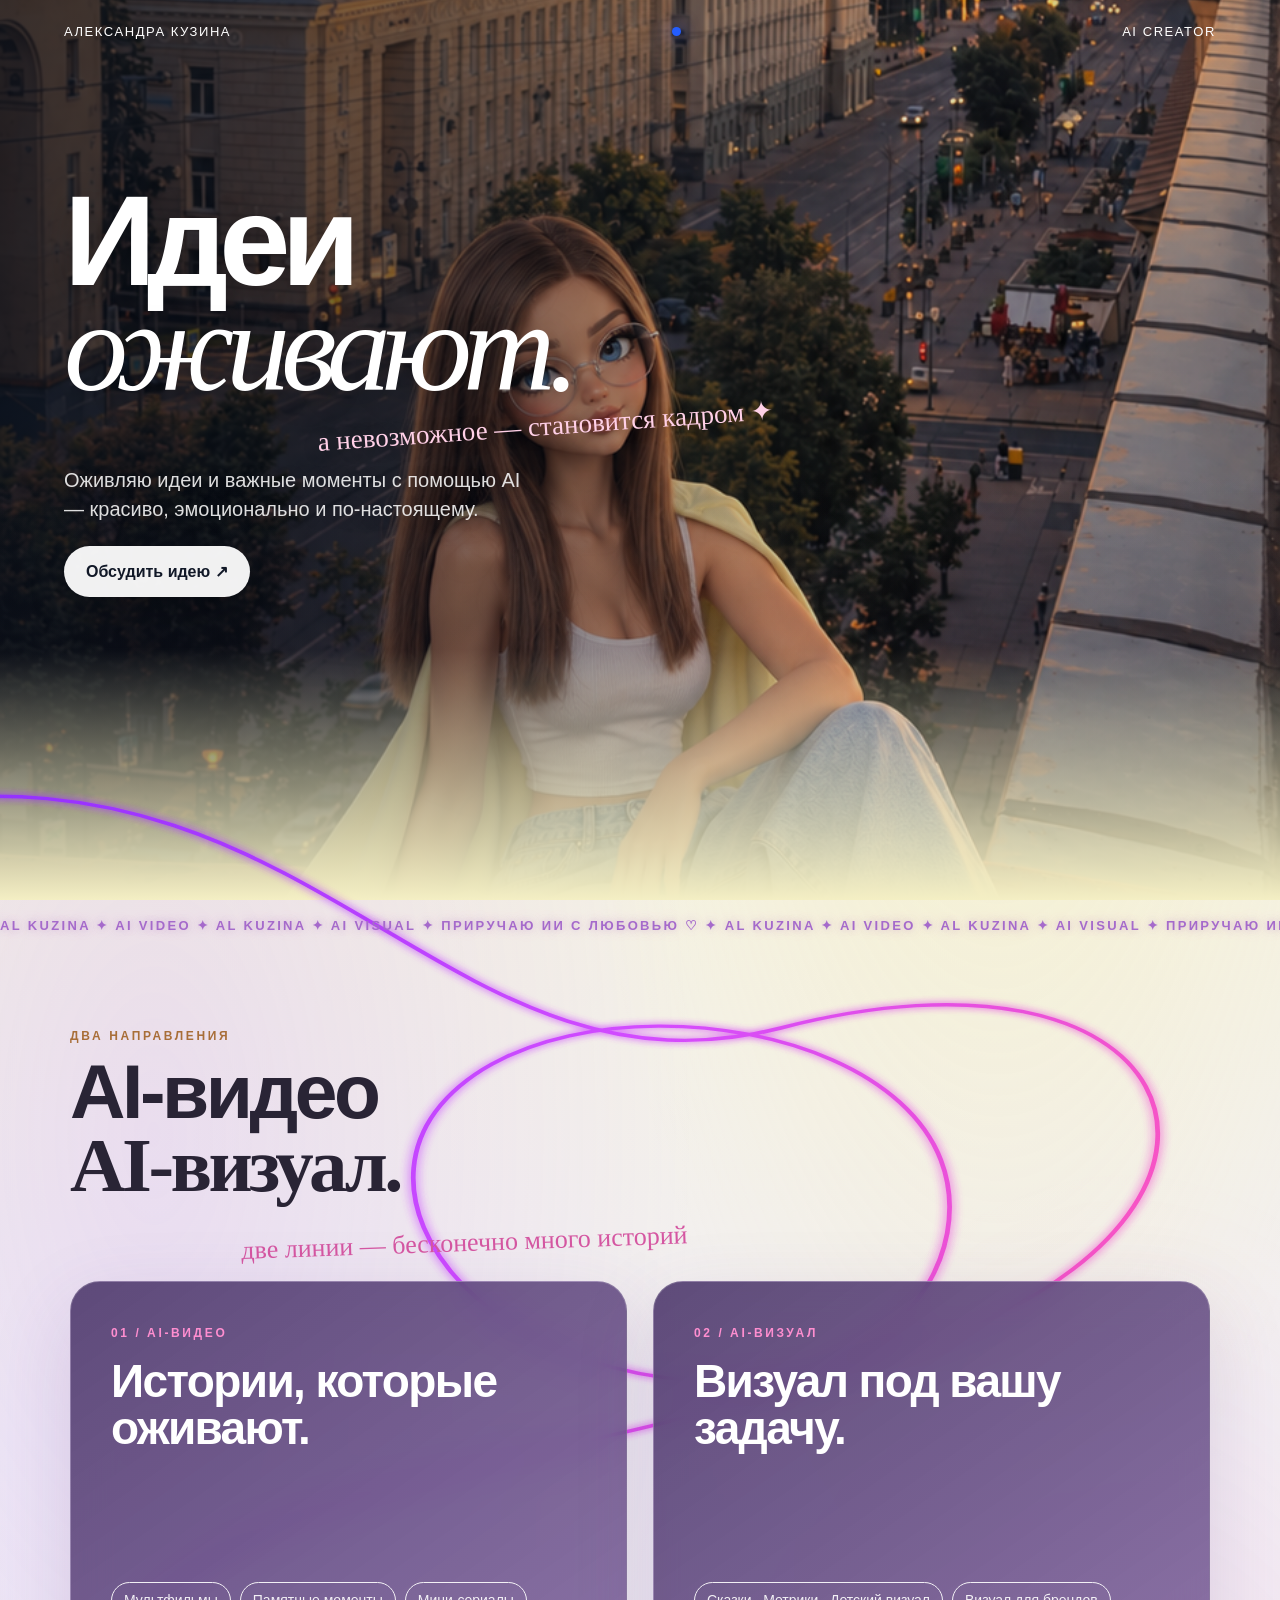
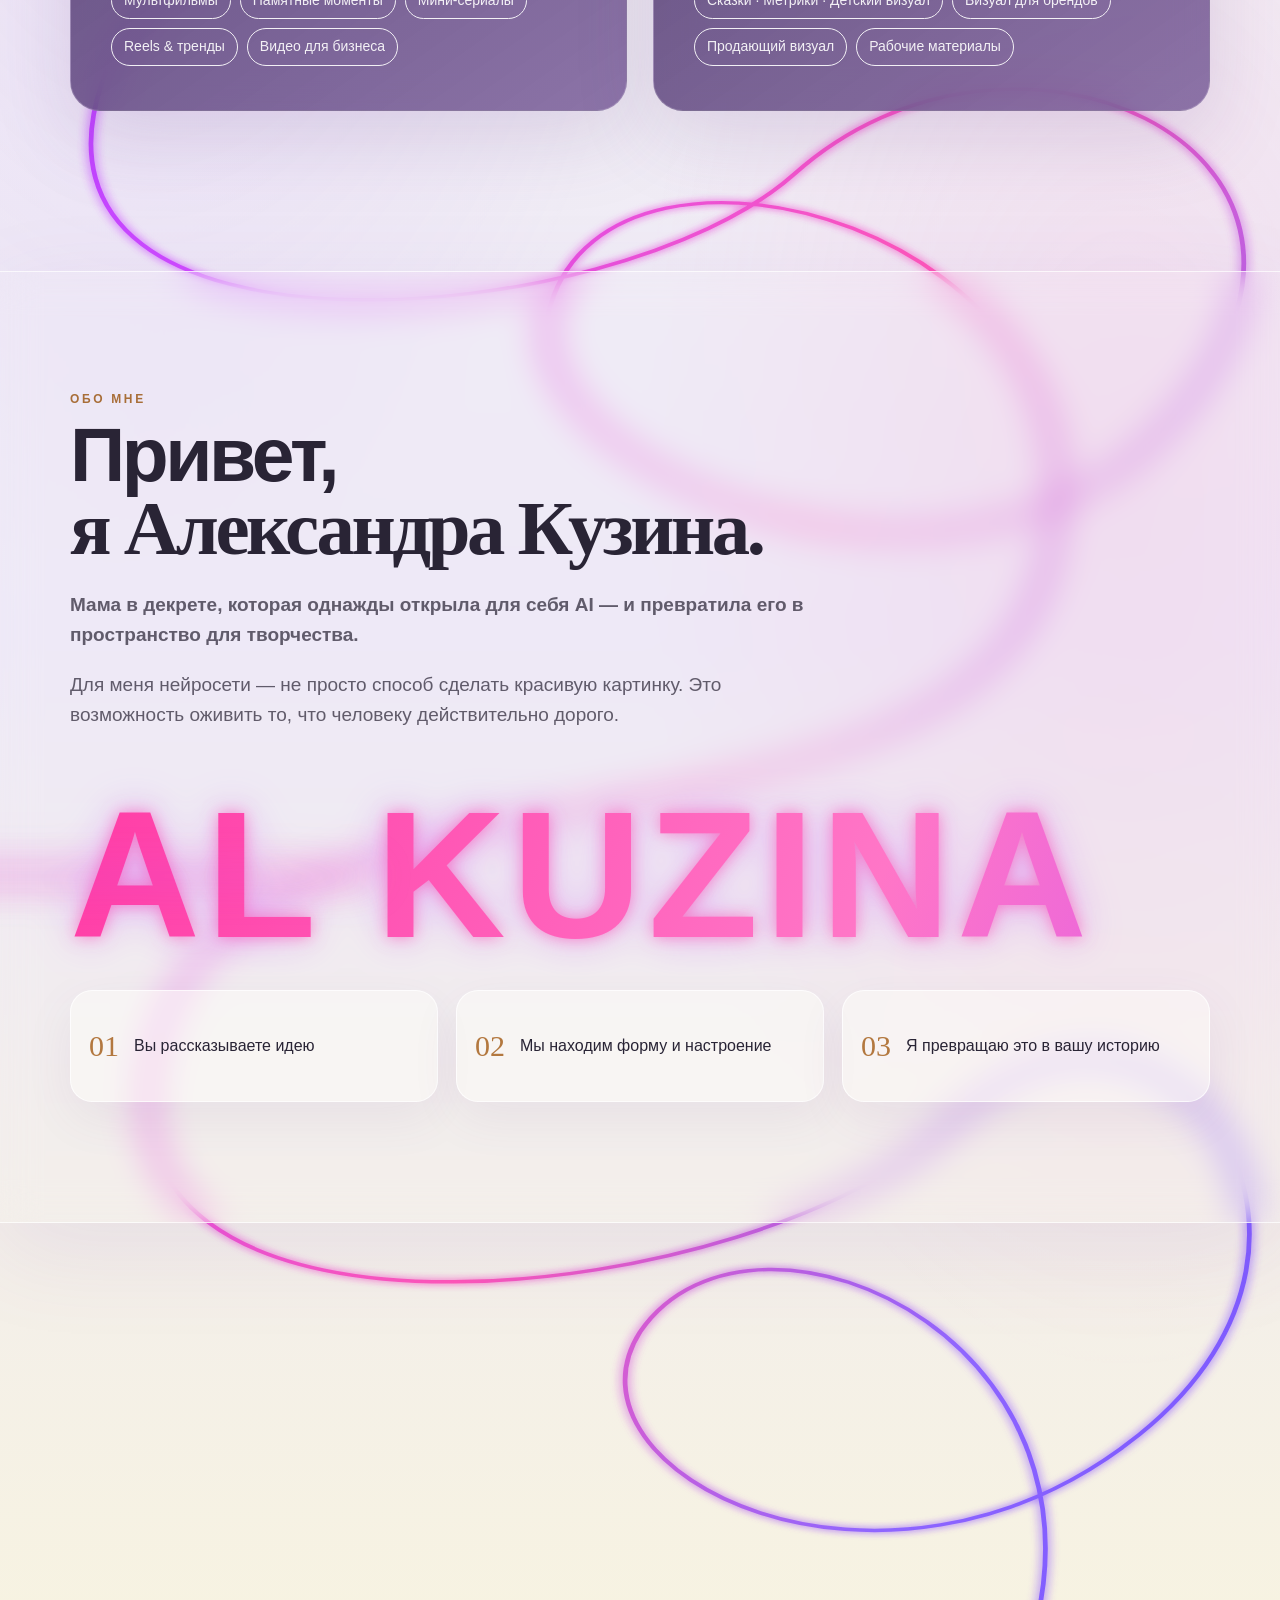
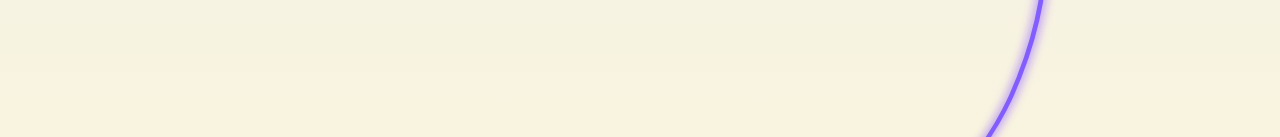
<file: index.html>
<!doctype html><html lang="ru"><head><meta charset="utf-8"><meta name="viewport" content="width=device-width,initial-scale=1,viewport-fit=cover"><title>Александра Кузина — AI creator</title><style>
*{box-sizing:border-box} html{scroll-behavior:smooth} body{margin:0;background:#f6f7fb;color:#0d1423;font-family:-apple-system,BlinkMacSystemFont,"Segoe UI",sans-serif;overflow-x:hidden} .serif{font-family:Georgia,"Times New Roman",serif} .hand{font-family:"Bradley Hand","Segoe Print","Comic Sans MS",cursive;font-weight:500} .wrap{width:min(100%,900px);margin:auto;position:relative} .hero{min-height:100svh;padding:24px 20px 42px;position:relative;overflow:hidden;background:radial-gradient(circle at 80% 20%,#ffd5ed 0,transparent 26%),radial-gradient(circle at 15% 60%,#d9e5ff 0,transparent 28%),linear-gradient(180deg,#fbfbff,#f3f6fb)} .top{display:flex;justify-content:space-between;align-items:center;font-size:13px;letter-spacing:.12em;text-transform:uppercase} .dot{width:9px;height:9px;background:#245dff;border-radius:50%;box-shadow:0 0 18px #245dff} h1{font-size:clamp(58px,18vw,110px);line-height:.82;margin:92px 0 10px;letter-spacing:-.07em;font-weight:760} h1 em{font-family:Georgia,serif;font-weight:400} .scribble{font-size:27px;transform:rotate(-4deg);display:inline-block;color:#e94e9b;margin-left:22%;position:relative;z-index:4} .lead{font-size:18px;line-height:1.45;max-width:390px;margin:24px 0 22px;color:#424a5a} .cta{display:inline-flex;background:#111827;color:#fff;padding:16px 22px;border-radius:999px;text-decoration:none;font-weight:650;box-shadow:0 12px 30px #1720332e} .orb{position:absolute;border:1px solid #ffffffaa;background:#ffffff55;backdrop-filter:blur(18px);box-shadow:0 20px 70px #5662ff25,inset 0 0 25px #fff;border-radius:50%} .o1{width:210px;height:210px;right:-80px;top:300px} .o2{width:110px;height:110px;left:-50px;top:520px} .avatar{position:absolute;right:2%;bottom:0;width:28%;height:72vh;z-index:3;filter:drop-shadow(0 30px 35px #29365c33);animation:none;overflow:hidden;border-radius:34px;background:#fff} .avatar img{width:760%;height:100%;max-width:none;object-fit:cover;object-position:left top;transform:translateX(-3.2%);border-radius:0;animation:girlGroove 3.2s ease-in-out infinite;transform-origin:8% 80%} @keyframes alive{0%,100%{filter:brightness(1) saturate(1)}50%{filter:brightness(1.03) saturate(1.03)}} @keyframes float{50%{transform:translateY(-14px) rotate(1deg)}} .holo{position:absolute;right:32%;bottom:34%;padding:10px 14px;border:1px solid #fff9;background:#ffffff5c;backdrop-filter:blur(14px);border-radius:16px;font-size:12px;box-shadow:0 0 30px #5f7cff33;animation:drift 5s ease-in-out infinite} @keyframes drift{50%{transform:translate(10px,-12px)}}
.marquee{overflow:hidden;background:#111827;color:#fff;padding:13px 0;white-space:nowrap;font-size:13px;letter-spacing:.14em} .marquee span{display:inline-block;animation:mar 16s linear infinite} @keyframes mar{to{transform:translateX(-50%)}}
.section{padding:88px 20px;position:relative} .eyebrow{color:#245dff;text-transform:uppercase;letter-spacing:.22em;font-size:12px;font-weight:800} h2{font-size:48px;line-height:.95;letter-spacing:-.045em;margin:12px 0 24px} .scriptline{font-size:26px;color:#e94e9b;transform:rotate(-2deg);margin:-8px 0 32px 15%} .showcase{display:grid;grid-template-columns:1.05fr .95fr;gap:10px;align-items:start} .tile{position:relative;overflow:hidden;border-radius:30px;background:#111827;box-shadow:0 18px 45px #18213a1c} .tile img{width:100%;display:block;aspect-ratio:9/14;object-fit:cover} .tile.small{margin-top:72px} .tile .cap{position:absolute;left:12px;bottom:12px;right:12px;background:#ffffffc7;backdrop-filter:blur(12px);padding:11px 12px;border-radius:16px;font-size:12px} .glass{margin-top:34px;padding:28px 22px;border-radius:30px;background:linear-gradient(135deg,#ffffffd6,#eef2ff99);border:1px solid #fff;box-shadow:0 20px 60px #293f8a18;position:relative;overflow:hidden} .glass:after{content:"";position:absolute;width:160px;height:160px;background:#ff75bd44;filter:blur(45px);right:-50px;top:-50px;border-radius:50%} .glass p{font-size:20px;line-height:1.45;margin:0;position:relative;z-index:2} .magic{background:#0b1020;color:#fff;overflow:hidden} .magic h2{font-size:54px} .ring{width:270px;height:270px;border:1px solid #7890ff80;border-radius:50%;position:absolute;right:-110px;top:80px;box-shadow:0 0 70px #3e5eff55,inset 0 0 50px #e34fa82b;animation:spin 14s linear infinite} .ring:before,.ring:after{content:"";position:absolute;border:1px solid #ff7bc680;border-radius:50%;inset:24px} .ring:after{inset:62px;border-color:#fff5} @keyframes spin{to{transform:rotate(360deg)}} .quote{font-size:32px;line-height:1.08;margin:50px 0 8px;max-width:500px} .quote .hand{color:#ff86c6;font-size:38px} .film{display:flex;gap:12px;overflow-x:auto;padding:10px 20px 30px;margin:30px -20px 0;scroll-snap-type:x mandatory} .film::-webkit-scrollbar{display:none} .frame{min-width:72%;scroll-snap-align:center;border-radius:28px;overflow:hidden;position:relative;border:1px solid #ffffff26} .frame img{width:100%;aspect-ratio:9/14;object-fit:cover;display:block} .frame b{position:absolute;left:16px;bottom:16px;background:#0b1020c7;backdrop-filter:blur(8px);padding:9px 12px;border-radius:999px;font-size:12px} .about{background:#fff} .about p{font-size:19px;line-height:1.6;color:#444b5a} .bigword{font-size:19vw;line-height:.7;letter-spacing:-.08em;color:#e9edff;font-weight:800;white-space:nowrap;margin:40px -10px 25px} .steps{display:grid;gap:12px} .step{padding:18px;border-radius:22px;border:1px solid #e7e9f2;background:#fafbff;display:flex;gap:15px;align-items:center} .num{font-family:Georgia,serif;font-size:30px;color:#245dff} footer{padding:90px 20px 120px;background:linear-gradient(160deg,#f5dff0,#e8efff 55%,#fff);text-align:center} footer h2{font-size:54px} footer .hand{font-size:30px;color:#e94e9b} .contact{display:flex;justify-content:center;gap:10px;flex-wrap:wrap;margin-top:30px} .contact a{text-decoration:none;color:#fff;background:#111827;padding:14px 18px;border-radius:999px;font-weight:650} .ghost{position:fixed;right:-16px;top:58%;width:76px;height:76px;border-radius:50%;z-index:20;background:linear-gradient(145deg,#ffacd5,#b9c8ff);box-shadow:0 10px 35px #7c64c944;border:1px solid #fff8;display:grid;place-items:center;font-size:29px;animation:bob 3s ease-in-out infinite} @keyframes bob{50%{transform:translateY(-10px)}} @media(min-width:700px){.avatar{width:25%;height:76vh} h1{margin-top:130px} .section{padding-left:50px;padding-right:50px}}
@media(max-width:699px){.hero{padding-bottom:470px}.avatar{right:50%;transform:translateX(50%);bottom:0;width:46%;height:430px;border-radius:30px}.avatar img{width:650%;height:100%;max-width:none;object-fit:cover;object-position:left top;transform:translateX(-1%)}.lead{max-width:34ch}} 
.directions{display:grid;grid-template-columns:1fr;gap:18px;margin-top:28px}
.direction{border-radius:30px;padding:30px 26px;overflow:visible}
.direction h3{font-size:clamp(34px,8vw,54px);line-height:1.02;letter-spacing:-.035em;margin:18px 0;overflow-wrap:normal;word-break:normal;hyphens:none}
.direction p{font-size:18px;line-height:1.55;margin:0 0 22px}
.video-dir{background:linear-gradient(145deg,#171827,#2b1d36);color:#fff}.video-dir p{color:#ddd6e5}
.visual-dir{background:linear-gradient(145deg,#f8d7ec,#d8c7ff);color:#161622}.visual-dir p{color:#4f4757}
.tags{display:flex;flex-wrap:wrap;gap:9px}.tags span{padding:9px 12px;border-radius:999px;font-size:14px;line-height:1.25;border:1px solid currentColor;opacity:.9}
@media(min-width:700px){.directions{grid-template-columns:1fr 1fr}.direction{padding:34px}.direction h3{font-size:46px}}
@media(max-width:699px){.avatar{right:50%;transform:translateX(50%);bottom:0;width:54%;height:430px;background:#fff}.avatar img{width:760%;height:100%;max-width:none;object-fit:cover;object-position:left top;transform:translateX(-3.2%)}.section{padding-left:20px;padding-right:20px}.direction{width:100%;min-width:0}.direction h3{font-size:38px}.direction p{font-size:17px}}


@media(max-width:699px){}

/* premium depth */
body{background:
radial-gradient(circle at 12% 18%,rgba(216,226,255,.72) 0,transparent 28%),
radial-gradient(circle at 88% 42%,rgba(255,213,237,.58) 0,transparent 26%),
radial-gradient(circle at 38% 78%,rgba(226,215,255,.55) 0,transparent 30%),
linear-gradient(180deg,#f9f8fc 0%,#f2f4fb 48%,#faf6fb 100%);
background-attachment:fixed}
.section{background:transparent}
.about{background:linear-gradient(135deg,rgba(255,255,255,.76),rgba(245,240,255,.64));backdrop-filter:blur(12px);border-top:1px solid rgba(255,255,255,.75);border-bottom:1px solid rgba(255,255,255,.75)}
.step{background:rgba(255,255,255,.62);backdrop-filter:blur(14px);border:1px solid rgba(255,255,255,.9);box-shadow:0 16px 45px rgba(58,63,110,.08)}
.bigword{width:max-content;margin:56px auto 44px;font-size:clamp(92px,16vw,180px);line-height:.78;letter-spacing:-.09em;
background:linear-gradient(110deg,#ff5fb2 5%,#8d7cff 42%,#65c8ff 68%,#ff78bd 96%);
background-size:240% 240%;-webkit-background-clip:text;background-clip:text;color:transparent;
filter:drop-shadow(0 0 16px rgba(139,119,255,.22)) drop-shadow(0 0 34px rgba(255,95,178,.18));
animation:aiBreath 3.8s ease-in-out infinite,aiShimmer 7s ease-in-out infinite;transform-origin:center}
@keyframes aiBreath{0%,100%{transform:scale(1);filter:drop-shadow(0 0 14px rgba(139,119,255,.20)) drop-shadow(0 0 28px rgba(255,95,178,.16))}50%{transform:scale(1.055);filter:drop-shadow(0 0 24px rgba(139,119,255,.35)) drop-shadow(0 0 48px rgba(255,95,178,.28))}}
@keyframes aiShimmer{0%,100%{background-position:0% 50%}50%{background-position:100% 50%}}
@media(min-width:1000px){
.wrap{width:min(100%,1440px)}
.hero{min-height:860px;padding-left:clamp(64px,8vw,130px);padding-right:clamp(64px,8vw,130px)}
.hero h1{font-size:clamp(100px,10vw,154px);max-width:900px}
.hero .lead{font-size:20px;max-width:470px}
.section{padding:120px clamp(70px,9vw,150px)}
#works>h2,.about>h2{font-size:clamp(62px,6vw,88px)}
.directions{gap:26px}
.direction{min-height:430px;padding:44px 40px;display:flex;flex-direction:column}
.direction .tags{margin-top:auto}
.about{border-radius:54px;margin:40px clamp(32px,5vw,80px);padding-left:clamp(70px,8vw,130px);padding-right:clamp(70px,8vw,130px);box-shadow:0 30px 100px rgba(75,64,125,.08)}
.about p{max-width:760px}
.steps{grid-template-columns:repeat(3,1fr);gap:18px}
.step{min-height:112px}
footer{margin-top:60px;border-radius:54px 54px 0 0}
}
@media(prefers-reduced-motion:reduce){.bigword{animation:none}}

@keyframes girlDance{
0%,100%{transform:translateY(0) rotate(-1deg)}
20%{transform:translateY(-8px) rotate(1.8deg)}
40%{transform:translateY(-2px) rotate(-1.6deg)}
60%{transform:translateY(-11px) rotate(1.4deg)}
80%{transform:translateY(-3px) rotate(-1deg)}
}
@keyframes girlGroove{
0%,100%{filter:brightness(1) saturate(1)}
25%{filter:brightness(1.035) saturate(1.04)}
50%{filter:brightness(1) saturate(1)}
75%{filter:brightness(1.025) saturate(1.035)}
}
@media(max-width:699px){
.avatar{animation:none}
@keyframes girlDanceMobile{
0%,100%{transform:translateX(50%) translateY(0) rotate(-1deg)}
20%{transform:translateX(50%) translateY(-7px) rotate(1.5deg)}
40%{transform:translateX(50%) translateY(-1px) rotate(-1.4deg)}
60%{transform:translateX(50%) translateY(-9px) rotate(1.2deg)}
80%{transform:translateX(50%) translateY(-2px) rotate(-.8deg)}
}}
@media(prefers-reduced-motion:reduce){.avatar,.avatar img{animation:none}}

.about{position:relative;overflow:hidden}





.bigword:after{content:"";position:absolute;inset:50% auto auto 50%;width:52%;aspect-ratio:1;border-radius:50%;transform:translate(-50%,-50%);background:radial-gradient(circle,rgba(128,116,255,.18),rgba(255,94,181,.09) 42%,transparent 70%);filter:blur(18px);z-index:-1;animation:heartAura 3.8s ease-in-out infinite}
.bigword{position:relative;z-index:2}
@keyframes heartAura{50%{transform:translate(-50%,-50%) scale(1.18);opacity:.72}}
@media(max-width:699px){}


.wrap{isolation:isolate}
.light-threads{position:absolute;inset:0;z-index:-1;pointer-events:none;overflow:hidden}
.light-threads svg{width:100%;height:100%;min-height:100%;display:block}
.thread{fill:none;stroke-width:1.15;vector-effect:non-scaling-stroke;filter:url(#softGlow);stroke-linecap:round;stroke-dasharray:10 18;animation:threadFlow 18s linear infinite}
.t1{stroke:url(#threadA);opacity:.52}.t2{stroke:url(#threadB);opacity:.42;animation-duration:23s}.t3{stroke:url(#threadA);opacity:.28;animation-duration:28s;animation-direction:reverse}
@keyframes threadFlow{to{stroke-dashoffset:-280}}
@media(max-width:699px){.thread{stroke-width:.9}.t3{display:none}.t1{opacity:.42}.t2{opacity:.34}}
@media(prefers-reduced-motion:reduce){.thread{animation:none}}

/* cinematic photo hero */
.hero{background-image:linear-gradient(90deg,rgba(8,14,25,.72) 0%,rgba(8,14,25,.48) 36%,rgba(8,14,25,.10) 68%,rgba(8,14,25,.18) 100%),url('IMG_7035.png');background-size:cover;background-position:center 38%;color:#fff}
.hero:after{content:"";position:absolute;inset:auto 0 0;height:34%;background:linear-gradient(transparent,rgba(7,12,22,.38));pointer-events:none}
.hero .top,.hero h1,.hero .scribble,.hero .lead,.hero .cta{position:relative;z-index:5}
.hero .lead{color:rgba(255,255,255,.86);text-shadow:0 2px 18px rgba(0,0,0,.24)}
.hero h1{text-shadow:0 5px 35px rgba(0,0,0,.24)}
.hero .scribble{color:#ffd0e7;text-shadow:0 2px 18px rgba(0,0,0,.3)}
.hero .cta{background:rgba(255,255,255,.94);color:#111827;box-shadow:0 14px 38px rgba(0,0,0,.2)}
.hero .avatar,.hero .holo,.hero .orb{display:none}
@media(max-width:699px){.hero{min-height:100svh;padding-bottom:54px;background-position:57% center}.hero h1{margin-top:78px;font-size:clamp(56px,17vw,82px);max-width:7ch}.hero .scribble{margin-left:4%;max-width:13ch;font-size:23px}.hero .lead{max-width:29ch;margin-top:28px}}
@media(min-width:1000px){.hero{min-height:900px;background-position:center 43%}.hero h1{max-width:760px;margin-top:150px}}

/* palette continuity from the Kursk sunset hero */
:root{--ink:#251e21;--wine:#4d342d;--cocoa:#634935;--dust:#936e5b;--sun:#d2944e;--cream:#f1eff4;--mist:#a1979c}
body{background:
radial-gradient(circle at 12% 16%,rgba(210,148,78,.18) 0,transparent 29%),
radial-gradient(circle at 88% 43%,rgba(147,110,91,.16) 0,transparent 28%),
radial-gradient(circle at 35% 78%,rgba(161,151,156,.18) 0,transparent 31%),
linear-gradient(180deg,#f1eff4 0%,#eee8e5 48%,#f5f0ec 100%);color:var(--ink)}
.eyebrow{color:#a86e38}
.direction.video-dir{background:linear-gradient(145deg,#251e21,#4d342d)}
.direction.visual-dir{background:linear-gradient(145deg,#f0d7c5,#d9c2b9);color:#251e21}
.about{background:linear-gradient(135deg,rgba(241,239,244,.86),rgba(230,216,208,.72));box-shadow:0 30px 100px rgba(77,52,45,.10)}
.step{background:rgba(247,241,237,.68);border-color:rgba(255,255,255,.72);box-shadow:0 16px 45px rgba(77,52,45,.08)}
.num{color:#b3783f}
.bigword{background:linear-gradient(110deg,#d2944e 5%,#936e5b 40%,#a1979c 68%,#c98268 96%);background-size:240% 240%;-webkit-background-clip:text;background-clip:text;color:transparent}
footer{background:linear-gradient(160deg,#ead8cd,#e7e0df 55%,#f4eee9)}
footer .hand,.scriptline{color:#a9685f}
.ghost{background:linear-gradient(145deg,#d7a276,#a1979c);box-shadow:0 10px 35px rgba(99,73,53,.25)}
/* keep the mobile hero copy away from the character's face */
@media(max-width:699px){
.hero h1{margin-top:66px}
.hero .scribble{margin-left:0;transform:translateY(-2px) rotate(-4deg);max-width:12ch;font-size:21px}
.hero .lead{margin-top:210px;max-width:30ch}
}

/* one continuous cinematic canvas */
html,body{background:#171416}
body{position:relative;overflow-x:hidden}
main.wrap{position:relative;background:
radial-gradient(ellipse at 78% 8%,rgba(211,145,72,.24),transparent 34%),
radial-gradient(ellipse at 14% 36%,rgba(137,86,71,.20),transparent 38%),
radial-gradient(ellipse at 84% 63%,rgba(128,105,126,.18),transparent 35%),
linear-gradient(180deg,#20191a 0%,#3a2925 19%,#6d4a3b 43%,#8b695e 61%,#5e4b50 78%,#292328 100%)!important}
.hero{position:relative}
.hero:after{height:48%!important;background:linear-gradient(transparent,rgba(32,25,26,.28) 44%,#20191a 100%)!important}
main.wrap>section:not(.hero),main.wrap>footer{position:relative;z-index:2;background:transparent!important}
.about,.step,.direction{backdrop-filter:blur(18px);-webkit-backdrop-filter:blur(18px)}
.about{background:linear-gradient(135deg,rgba(255,244,235,.13),rgba(168,133,124,.08))!important;border:1px solid rgba(255,255,255,.16);color:#fff}
.step{background:rgba(255,248,242,.10)!important;border:1px solid rgba(255,255,255,.14)!important;color:#f7efeb}
main.wrap>section:not(.hero) h2,main.wrap>section:not(.hero) h3{color:#f7efeb}
main.wrap>section:not(.hero) p{color:rgba(247,239,235,.76)}
.direction.visual-dir{background:linear-gradient(145deg,rgba(222,177,144,.22),rgba(153,123,132,.18))!important;color:#fff}
.direction.video-dir{background:linear-gradient(145deg,rgba(28,23,25,.78),rgba(91,58,48,.60))!important}
footer{color:#f7efeb!important}

/* sparse neural ribbon: one glowing strand that curls through the page */
.neural-ribbon{position:absolute;inset:720px 0 0;z-index:1;pointer-events:none;overflow:hidden;opacity:.72}
.neural-ribbon svg{width:100%;height:100%;min-height:2800px}
.neural-ribbon .glow{fill:none;stroke:url(#neuralGlow);stroke-width:2.2;stroke-linecap:round;filter:url(#softGlow);stroke-dasharray:10 15;animation:neuralDrift 18s linear infinite}
.neural-ribbon .echo{fill:none;stroke:rgba(255,202,170,.24);stroke-width:.8;filter:url(#softGlow)}
@keyframes neuralDrift{to{stroke-dashoffset:-500}}
@media(max-width:699px){.neural-ribbon{inset:900px -28% 0 -28%;opacity:.55}.neural-ribbon svg{min-height:3600px}}

/* fresh lemon + violet neon art direction */
main.wrap{background:
radial-gradient(ellipse at 78% 7%,rgba(246,235,132,.26),transparent 32%),
radial-gradient(ellipse at 12% 34%,rgba(180,117,255,.16),transparent 34%),
radial-gradient(ellipse at 88% 62%,rgba(255,137,196,.14),transparent 31%),
linear-gradient(180deg,#f4efc4 0%,#f6f3dc 18%,#f2eff4 43%,#eee9f7 67%,#f8f4df 100%)!important;color:#272332}
.hero:after{background:linear-gradient(transparent,rgba(34,29,43,.08) 42%,#f4efc4 100%)!important}
main.wrap>section:not(.hero) h2,main.wrap>section:not(.hero) h3{color:#292435}
main.wrap>section:not(.hero) p{color:rgba(41,36,53,.72)}
.about{background:linear-gradient(135deg,rgba(255,255,246,.48),rgba(239,230,255,.35))!important;border:1px solid rgba(255,255,255,.72);color:#292435;box-shadow:0 28px 90px rgba(128,83,176,.10)}
.step{background:rgba(255,255,250,.44)!important;border:1px solid rgba(255,255,255,.72)!important;color:#292435;box-shadow:0 16px 48px rgba(115,81,151,.08)}
.direction.video-dir{background:linear-gradient(145deg,rgba(48,38,66,.94),rgba(102,67,142,.82))!important}
.direction.visual-dir{background:linear-gradient(145deg,rgba(248,239,154,.78),rgba(242,229,179,.66))!important;color:#292435}
footer{color:#292435!important}
.neural-ribbon{opacity:.96!important}
.neural-ribbon .glow{stroke-width:3.1!important;filter:url(#softGlow);stroke-dasharray:7 11;animation:neuralDrift 13s linear infinite,neuralPulse 4.2s ease-in-out infinite}
.neural-ribbon .echo{stroke:rgba(177,89,255,.42)!important;stroke-width:1.4!important;filter:url(#softGlow)}
@keyframes neuralPulse{0%,100%{opacity:.65}50%{opacity:1}}
.bigword{position:relative;display:inline-block;background:
radial-gradient(circle at 18% 30%,#1d1720 0 6%,transparent 7%),
radial-gradient(circle at 43% 68%,#2b2027 0 7%,transparent 8%),
radial-gradient(circle at 72% 28%,#17131a 0 6%,transparent 7%),
radial-gradient(circle at 86% 73%,#322128 0 5%,transparent 6%),
linear-gradient(115deg,#e6ad55 0%,#f4d17b 34%,#d89143 64%,#f1c66b 100%)!important;
background-size:42px 38px,48px 44px,46px 40px,40px 46px,100% 100%!important;
-webkit-background-clip:text!important;background-clip:text!important;color:transparent!important;
filter:drop-shadow(0 4px 12px rgba(172,91,173,.18))}
footer .hand,.scriptline{color:#d557a2!important}
@media(max-width:699px){.neural-ribbon{opacity:.82!important}}

/* refinement: one visual language, intact labels, luminous AI heart */
.direction.video-dir,.direction.visual-dir{
background:linear-gradient(145deg,rgba(78,57,108,.90),rgba(112,82,146,.78))!important;
color:#fff!important;border:1px solid rgba(255,255,255,.18)!important;
box-shadow:0 26px 80px rgba(92,57,133,.15)}
.direction.video-dir h2,.direction.visual-dir h2,.direction.video-dir h3,.direction.visual-dir h3{color:#fff!important}
.direction.video-dir .pill,.direction.visual-dir .pill{color:#fff!important;border-color:rgba(255,255,255,.78)!important;white-space:nowrap}
.direction.video-dir .eyebrow,.direction.visual-dir .eyebrow{color:#ff8ed0!important}
.bigword{
background:linear-gradient(110deg,#ff3da6 0%,#ff76c7 30%,#c64cff 58%,#ff4ba8 82%,#ff9bd8 100%)!important;
background-size:260% 260%!important;-webkit-background-clip:text!important;background-clip:text!important;color:transparent!important;
filter:drop-shadow(0 0 8px rgba(255,61,166,.55)) drop-shadow(0 0 20px rgba(198,76,255,.34));
animation:lovePulse 2.8s ease-in-out infinite,loveFlow 6s linear infinite!important}
@keyframes lovePulse{0%,100%{transform:scale(1);filter:drop-shadow(0 0 7px rgba(255,61,166,.5)) drop-shadow(0 0 18px rgba(198,76,255,.3))}50%{transform:scale(1.045);filter:drop-shadow(0 0 14px rgba(255,61,166,.88)) drop-shadow(0 0 32px rgba(198,76,255,.58))}}
@keyframes loveFlow{0%{background-position:0% 50%}100%{background-position:200% 50%}}
.neural-ribbon{opacity:1!important}
.neural-ribbon .glow{stroke-width:3.7!important;stroke-dasharray:none!important;animation:neuralPulse 3.2s ease-in-out infinite!important;filter:url(#softGlow)}
.neural-ribbon .echo{stroke:rgba(221,76,255,.52)!important;stroke-width:1.8!important}
@media(max-width:699px){
.direction.video-dir .pill,.direction.visual-dir .pill{white-space:normal}
.direction .eyebrow{white-space:nowrap;font-size:12px;letter-spacing:.22em}
}

/* signature: AL KUZINA formed by the same luminous thread */
.bigword{font-family:Arial,Helvetica,sans-serif!important;font-weight:800!important;letter-spacing:.035em!important;text-transform:uppercase;white-space:nowrap}
.bigword::after{content:"";position:absolute;left:4%;right:4%;bottom:-12px;height:2px;border-radius:99px;background:linear-gradient(90deg,transparent,#ff4db1 15%,#c44cff 55%,#ff65bd 84%,transparent);box-shadow:0 0 9px #ff4db1,0 0 22px rgba(196,76,255,.75);animation:signatureThread 3s ease-in-out infinite}
@keyframes signatureThread{0%,100%{opacity:.48;transform:scaleX(.78)}50%{opacity:1;transform:scaleX(1)}}

/* mobile typography polish */
@media(max-width:699px){
.bigword{display:block!important;width:max-content!important;max-width:92%!important;font-size:clamp(38px,11.2vw,58px)!important;line-height:.92!important;letter-spacing:.015em!important;white-space:nowrap!important;transform-origin:left center}
.bigword::after{bottom:-8px!important}
.hero .scribble{margin-left:0!important;margin-top:16px!important;max-width:8.8em!important;width:8.8em!important;font-size:clamp(19px,5.7vw,25px)!important;line-height:1.18!important;transform:rotate(-3deg)!important}
.hero .scribble br{display:none}
.hero .lead{margin-top:220px!important}
}

/* transparent running signature — no dark strip */
.marquee{
background:transparent!important;color:#8b2cff!important;
padding:18px 0 20px!important;border:0!important;
font-size:13px!important;font-weight:800!important;letter-spacing:.18em!important;
text-shadow:0 0 8px rgba(139,44,255,.35),0 0 18px rgba(255,77,177,.18);
position:relative;z-index:4
}
.marquee span{animation-duration:14s!important}

/* marquee follows the same violet-magenta neon as the living thread */
.marquee{color:#c44cff!important;text-shadow:0 0 6px rgba(196,76,255,.78),0 0 15px rgba(221,76,255,.62),0 0 28px rgba(255,77,177,.30)!important}

/* softer neon: same family as the thread, less acidic */
.marquee{color:#a56acb!important;text-shadow:0 0 7px rgba(165,106,203,.38),0 0 16px rgba(226,117,183,.20)!important}

/* performance pass — same visual language, much less mobile paint work */
body{background-attachment:scroll!important}
#works,.about,footer{content-visibility:auto;contain-intrinsic-size:900px}
@media(max-width:699px){
.about,.step,.direction{backdrop-filter:none!important;-webkit-backdrop-filter:none!important}
.about{background:linear-gradient(135deg,rgba(255,255,246,.86),rgba(239,230,255,.76))!important}
.step{background:rgba(255,255,250,.82)!important}
.direction.video-dir,.direction.visual-dir{background:linear-gradient(145deg,rgba(78,57,108,.96),rgba(112,82,146,.92))!important}
.neural-ribbon .glow,.neural-ribbon .echo{filter:none!important}
.neural-ribbon .glow{stroke-width:3px!important}
.ghost{animation:none!important}
}

/* desktop full-bleed canvas: no visible page/card gutters */
@media(min-width:700px){
html,body{width:100%;max-width:none;background:#f4efc4!important}
main.wrap{width:100%!important;max-width:none!important;margin:0!important;overflow:hidden}
.hero{width:100%;min-height:100vh!important;padding-left:max(64px,calc((100vw - 1440px)/2 + 72px))!important;padding-right:max(64px,calc((100vw - 1440px)/2 + 72px))!important}
.section{width:100%;padding-left:max(70px,calc((100vw - 1440px)/2 + 90px))!important;padding-right:max(70px,calc((100vw - 1440px)/2 + 90px))!important}
.about{margin:40px 0!important;border-radius:0!important;border-left:0!important;border-right:0!important}
footer{width:100%;margin:0!important;border-radius:0!important}
.marquee{width:100vw}
}

/* composition refinement */
#works{padding-top:54px!important}
@media(max-width:699px){
.marquee{padding:14px 0 12px!important}
#works{padding-top:42px!important}
#works>h2{font-size:clamp(43px,13vw,58px)!important;line-height:.93!important;margin-bottom:20px!important}
#works>h2 .serif{font-size:.94em}
.scriptline{margin-top:0!important;margin-bottom:26px!important}
}
@media(min-width:700px){
#works{padding-top:76px!important}
}
</style></head><body><main class="wrap"><div class="neural-ribbon" aria-hidden="true"><svg viewBox="0 0 1000 3000" preserveAspectRatio="none"><defs><linearGradient id="neuralGlow" x1="0" y1="0" x2="1" y2="1"><stop offset="0" stop-color="#8b2cff"/><stop offset=".32" stop-color="#d34cff"/><stop offset=".58" stop-color="#ff55b8"/><stop offset=".78" stop-color="#8f66ff"/><stop offset="1" stop-color="#694cff"/></linearGradient><filter id="softGlow"><feGaussianBlur stdDeviation="4" result="b"/><feMerge><feMergeNode in="b"/><feMergeNode in="SourceGraphic"/></feMerge></filter></defs><path class="echo" d="M-80 90 C250 20 350 420 610 330 C920 220 1010 500 760 650 C470 825 260 570 340 420 C430 255 770 320 740 550 C700 840 160 720 80 1030 C0 1350 480 1300 620 1130 C790 920 1080 1100 930 1370 C770 1660 390 1450 430 1270 C480 1040 880 1190 820 1540 C760 1900 180 1710 120 2070 C60 2430 600 2340 740 2150 C900 1930 1090 2260 890 2480 C690 2700 430 2520 500 2370 C590 2190 910 2390 790 2760 C740 2910 610 2990 500 3070"/><path class="glow" d="M-80 90 C250 20 350 420 610 330 C920 220 1010 500 760 650 C470 825 260 570 340 420 C430 255 770 320 740 550 C700 840 160 720 80 1030 C0 1350 480 1300 620 1130 C790 920 1080 1100 930 1370 C770 1660 390 1450 430 1270 C480 1040 880 1190 820 1540 C760 1900 180 1710 120 2070 C60 2430 600 2340 740 2150 C900 1930 1090 2260 890 2480 C690 2700 430 2520 500 2370 C590 2190 910 2390 790 2760 C740 2910 610 2990 500 3070"/></svg></div><section class="hero"><div class="top"><span>Александра Кузина</span><span class="dot"></span><span>AI creator</span></div><h1>Идеи<br><em>оживают.</em></h1><div class="scribble hand">а невозможное — становится кадром ✦</div><p class="lead">Оживляю идеи и важные моменты с помощью AI — красиво, эмоционально и по-настоящему.</p><a class="cta" href="#contacts">Обсудить идею ↗</a></section><div class="marquee" aria-label="AL KUZINA — AI VIDEO — AL KUZINA — AI VISUAL — ПРИРУЧАЮ ИИ С ЛЮБОВЬЮ"><span>AL KUZINA ✦ AI VIDEO ✦ AL KUZINA ✦ AI VISUAL ✦ ПРИРУЧАЮ ИИ С ЛЮБОВЬЮ ♡ ✦ AL KUZINA ✦ AI VIDEO ✦ AL KUZINA ✦ AI VISUAL ✦ ПРИРУЧАЮ ИИ С ЛЮБОВЬЮ ♡ ✦ &nbsp;&nbsp;</span></div><section class="section" id="works">
<div class="eyebrow">Два направления</div>
<h2>AI-видео<br><span class="serif">AI-визуал.</span></h2>
<div class="scriptline hand">две линии — бесконечно много историй</div>
<div class="directions">
<article class="direction video-dir">
<div class="eyebrow" style="color:#ff8fc7">01 / AI-видео</div>
<h3>Истории, которые оживают.</h3>
<div class="tags"><span>Мультфильмы</span><span>Памятные моменты</span><span>Мини-сериалы</span><span>Reels & тренды</span><span>Видео для бизнеса</span></div>
</article>
<article class="direction visual-dir">
<div class="eyebrow">02 / AI-визуал</div>
<h3>Визуал под вашу задачу.</h3>
<div class="tags"><span>Сказки · Метрики · Детский визуал</span><span>Визуал для брендов</span><span>Продающий визуал</span><span>Рабочие материалы</span></div>
</article>
</div>
</section><section class="section about"><div class="eyebrow">Обо мне</div><h2>Привет,<br><span class="serif">я Александра Кузина.</span></h2><p><b>Мама в декрете, которая однажды открыла для себя AI — и превратила его в пространство для творчества.</b></p><p>Для меня нейросети — не просто способ сделать красивую картинку. Это возможность оживить то, что человеку действительно дорого.</p><div class="bigword">AL KUZINA</div><div class="steps"><div class="step"><span class="num">01</span><span>Вы рассказываете идею</span></div><div class="step"><span class="num">02</span><span>Мы находим форму и настроение</span></div><div class="step"><span class="num">03</span><span>Я превращаю это в вашу историю</span></div></div></section><footer id="contacts"><div class="eyebrow">Есть идея?</div><h2>Давайте<br><span class="serif">оживим её.</span></h2><div class="hand">приручаю ИИ с любовью 🤍</div><div class="contact"><a href="https://www.instagram.com/al_kuzina__">Instagram</a><a href="https://t.me/+79508700483">Telegram</a><a href="https://vk.ru/club239922892">VK</a></div></footer></main></body></html>
</file>
